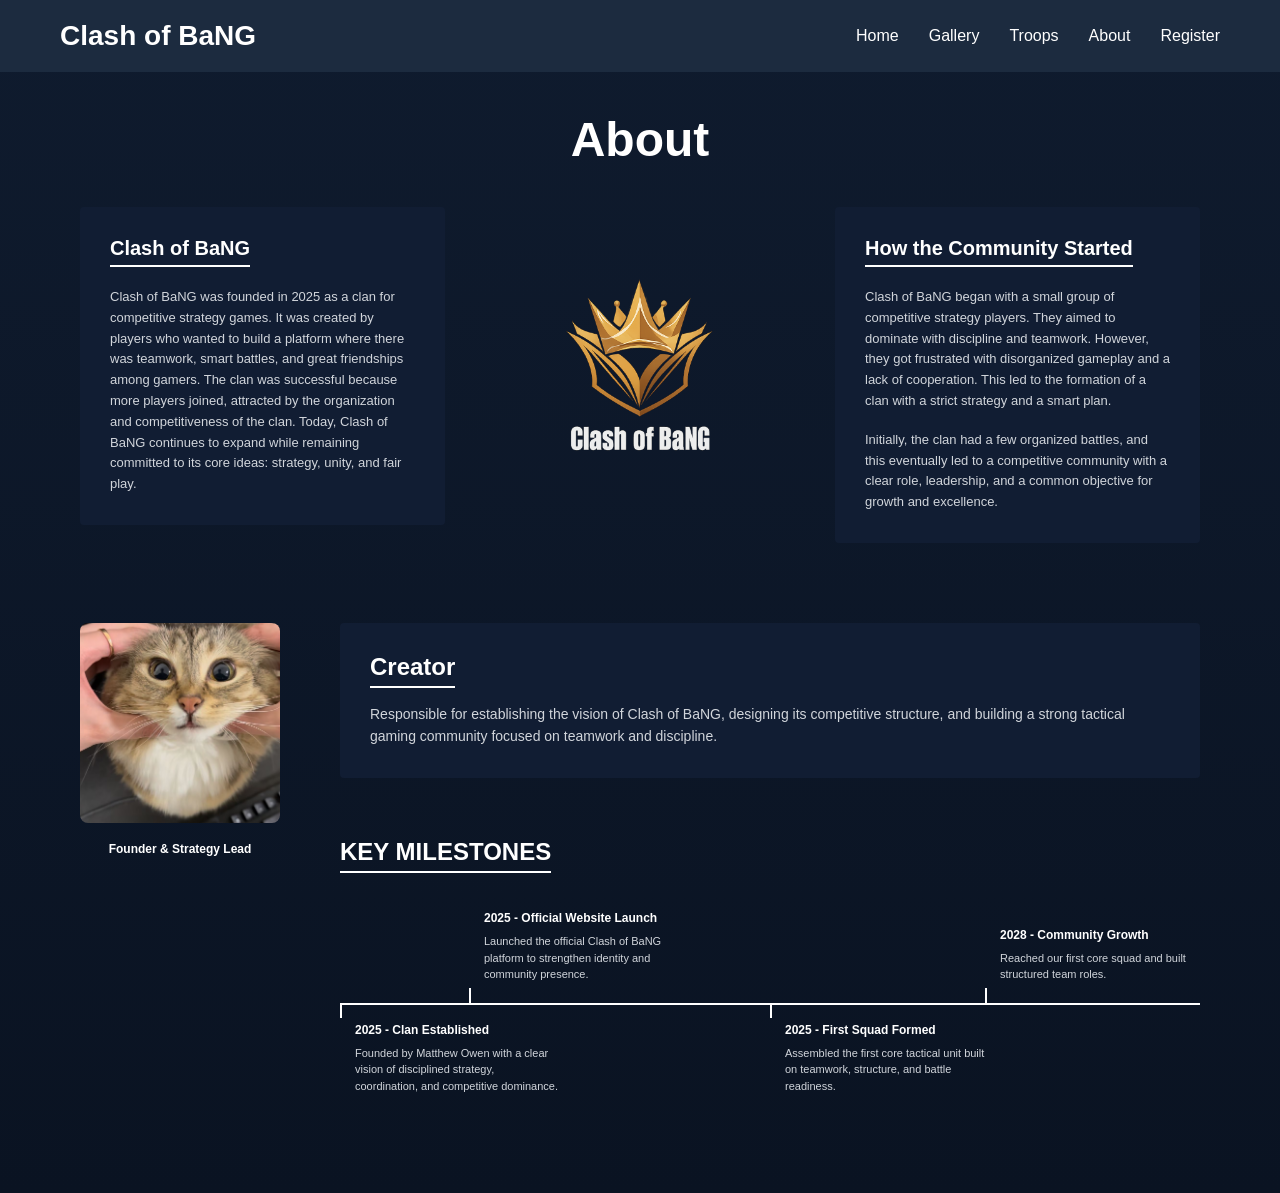
<file: about.html>
<!DOCTYPE html>
<html lang="en">
<head>
    <meta charset="UTF-8">
    <title>About - Clash of BaNG</title>
    <link rel="stylesheet" href="style.css">
</head>
<body>

    <header>
        <nav class="navbar">
            <div class="logo">Clash of BaNG</div>
            <ul class="nav-menu">
                <li><a href="index.html">Home</a></li>
                <li><a href="gallery.html">Gallery</a></li>
                <li><a href="troops.html">Troops</a></li>
                <li><a href="about.html" class="active">About</a></li>
                <li><a href="register.html">Register</a></li>
            </ul>
        </nav>
    </header>

    <h1 class="page-title">About</h1>

    <div class="about-container">
        
        <div class="about-top">
            <div class="about-box">
                <h2>Clash of BaNG</h2>
                <p>Clash of BaNG was founded in 2025 as a clan for competitive strategy games. It was created by players who wanted to build a platform where there was teamwork, smart battles, and great friendships among gamers. The clan was successful because more players joined, attracted by the organization and competitiveness of the clan. Today, Clash of BaNG continues to expand while remaining committed to its core ideas: strategy, unity, and fair play.</p>
            </div>

            <div class="about-logo">
                <img src="Asset/clash of bang trans.png" alt="Clash of BaNG Logo"> 
            </div>

            <div class="about-box">
                <h2>How the Community Started</h2>
                <p>Clash of BaNG began with a small group of competitive strategy players. They aimed to dominate with discipline and teamwork. However, they got frustrated with disorganized gameplay and a lack of cooperation. This led to the formation of a clan with a strict strategy and a smart plan.</p>
                <br>
                <p>Initially, the clan had a few organized battles, and this eventually led to a competitive community with a clear role, leadership, and a common objective for growth and excellence.</p>
            </div>
        </div>

        <div class="about-bottom">
            <div class="creator-profile">
                <img src="Asset/kucing.jpg" alt="Creator Cat">
                <p class="role">Founder & Strategy Lead</p>
            </div>

            <div class="creator-info">
                
                <div class="creator-box">
                    <h2 class="section-title">Creator</h2>
                    <p class="creator-text">Responsible for establishing the vision of Clash of BaNG, designing its competitive structure, and building a strong tactical gaming community focused on teamwork and discipline.</p>
                </div>

                <div class="milestones-section">
                    <h2 class="milestone-title">key milestones</h2>
                    
                    <div class="timeline">
                        <div class="timeline-line"></div>
                        
                        <div class="node top-node" style="left: 15%;">
                            <h4>2025 - Official Website Launch</h4>
                            <p>Launched the official Clash of BaNG platform to strengthen identity and community presence.</p>
                            <div class="vertical-line"></div>
                        </div>
                        
                        <div class="node top-node" style="left: 75%;">
                            <h4>2028 - Community Growth</h4>
                            <p>Reached our first core squad and built structured team roles.</p>
                            <div class="vertical-line"></div>
                        </div>

                        <div class="node bottom-node" style="left: 0%;">
                            <div class="vertical-line"></div>
                            <h4>2025 - Clan Established</h4>
                            <p>Founded by Matthew Owen with a clear vision of disciplined strategy, coordination, and competitive dominance.</p>
                        </div>
                        
                        <div class="node bottom-node" style="left: 50%;">
                            <div class="vertical-line"></div>
                            <h4>2025 - First Squad Formed</h4>
                            <p>Assembled the first core tactical unit built on teamwork, structure, and battle readiness.</p>
                        </div>
                    </div>
                </div>
            </div>
        </div>

</body>
</html>
</file>
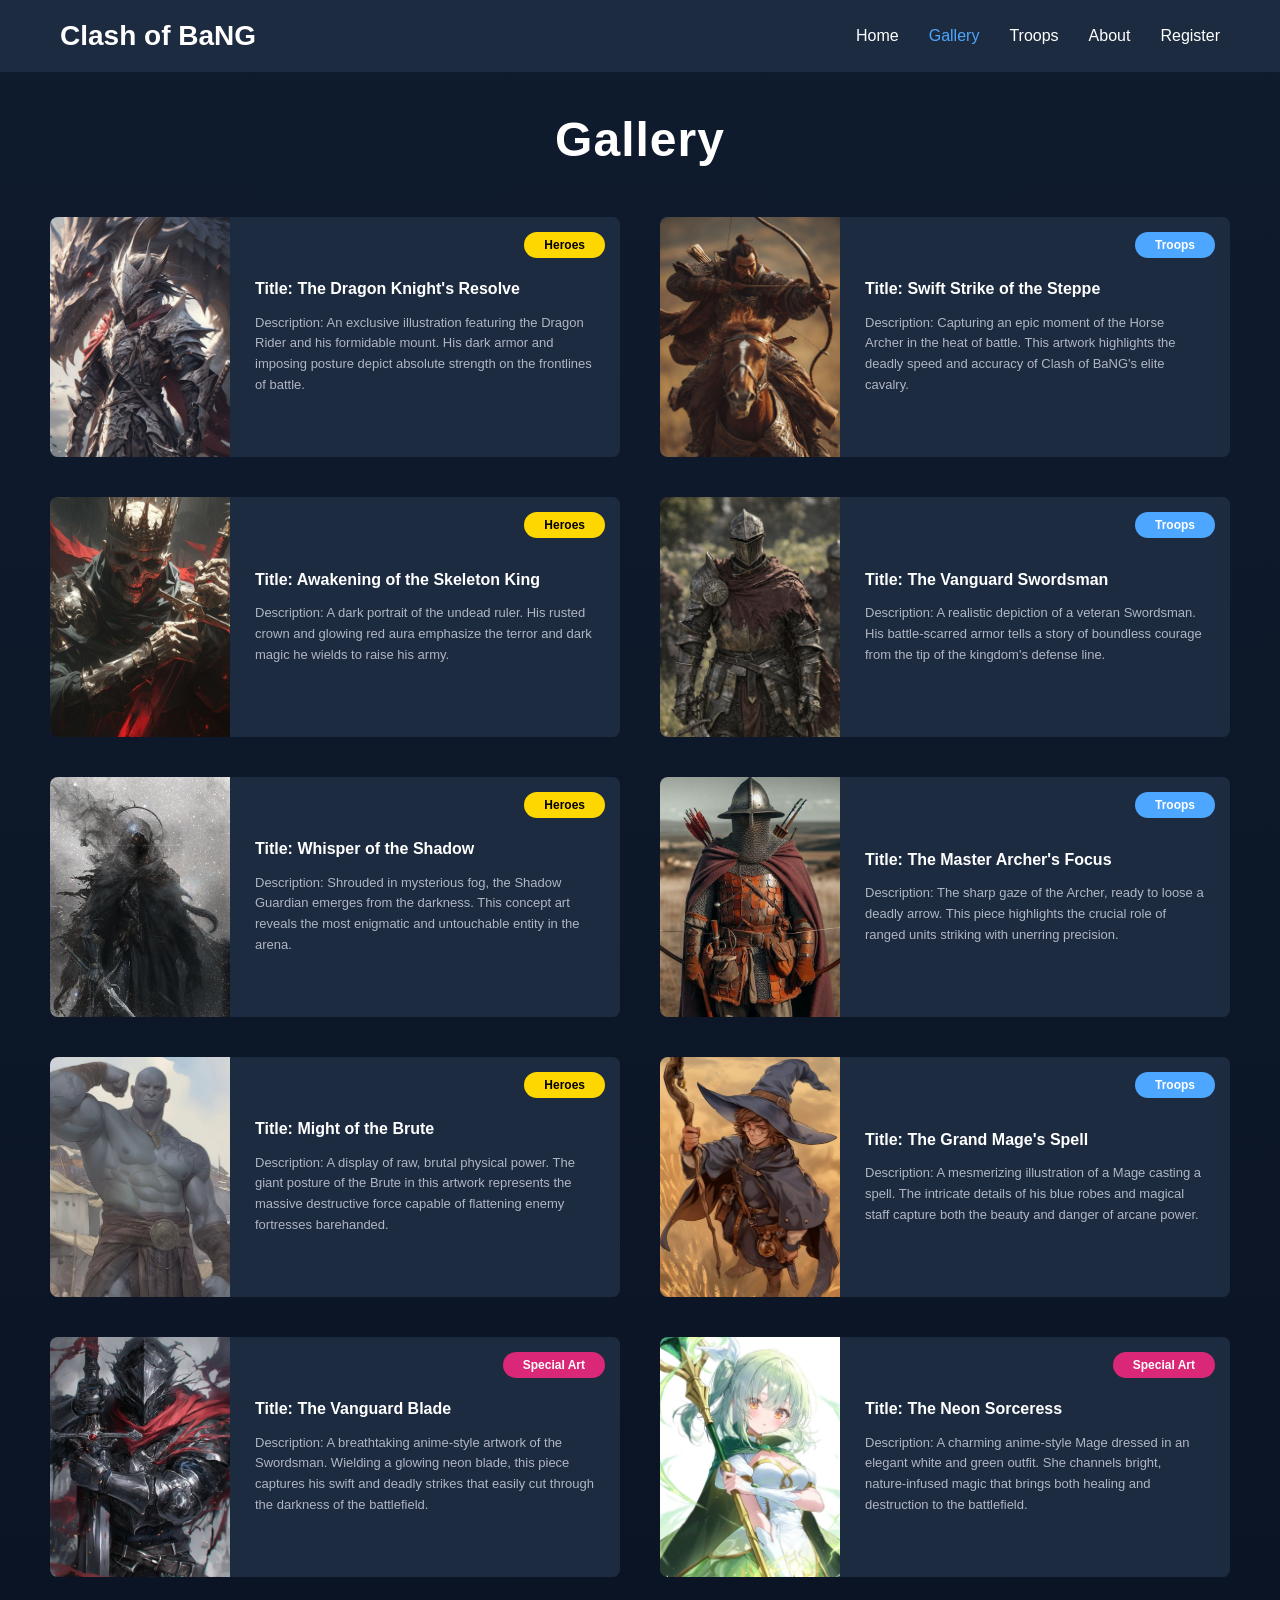
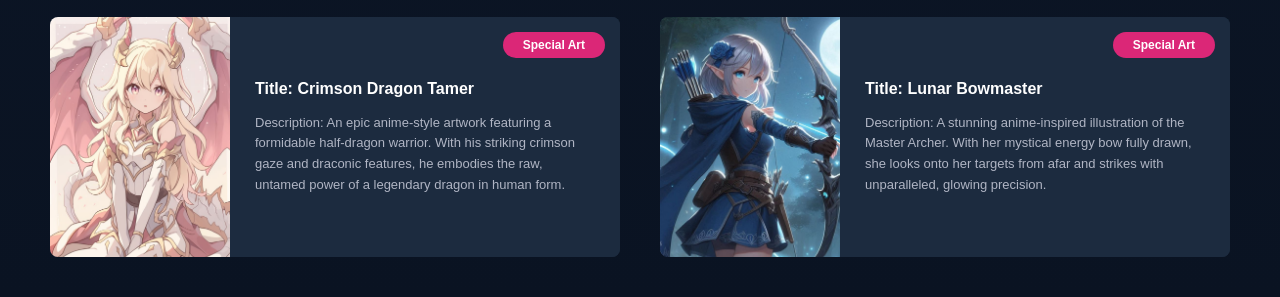
<file: gallery.html>
<!DOCTYPE html>
<html lang="en">
<head>
    <meta charset="UTF-8">
    <meta name="viewport" content="width=device-width, initial-scale=1.0">
    <title>Gallery - Clash of BaNG</title>
    <style>
        * {
            box-sizing: border-box;
            margin: 0;
            padding: 0;
        }

        body {
            font-family: Arial, Helvetica, sans-serif;
            background: linear-gradient(to bottom, #0f1b2e, #0a1322);
            color: #ffffff;
            min-height: 100vh;
        }

        header {
            background-color: #1c2b3f; 
            display: flex;
            justify-content: space-between;
            align-items: center;
            padding: 20px 60px; 
        }

        .logo {
            font-size: 28px; 
            font-weight: bold;
            text-decoration: none;
            color: #ffffff !important; 
        }

        nav ul {
            list-style: none;
            display: flex;
            gap: 30px; 
        }

        nav ul li a {
            text-decoration: none;
            color: #ffffff;
            font-weight: 500; 
            font-size: 16px;
            transition: color 0.2s;
        }

        nav ul li a:hover {
            color: #4da6ff;
        }

        nav ul li a.active {
            color: #4da6ff; 
            font-weight: 500; 
        }

        main {
            padding: 40px 50px;
            max-width: 1400px;
            margin: 0 auto;
        }

        .page-title {
            text-align: center;
            font-size: 48px;
            font-weight: bold;
            margin-bottom: 50px;
            letter-spacing: 1px;
        }

        .gallery-grid {
            display: grid;
            grid-template-columns: repeat(2, 1fr);
            gap: 40px;
        }

        .card {
            display: flex;
            height: 240px; 
            position: relative; 
            background-color: #1c2b3f; 
            border-radius: 8px; 
            overflow: hidden; 
        }

        .card::after {
            content: attr(data-category);
            position: absolute;
            top: 15px;
            right: 15px;
            padding: 6px 20px;
            font-size: 12px;
            font-weight: bold;
            border-radius: 25px;
            text-align: center;
        }

        .card[data-category="Heroes"]::after { 
            background-color: #FFD700; 
            color: #000; 
        }
        .card[data-category="Troops"]::after { 
            background-color: #4da6ff; 
            color: #fff; 
        }
        .card[data-category="Special Art"]::after { 
            background-color: #db2777; 
            color: #fff; 
        }

        .card-image {
            width: 180px; 
            flex-shrink: 0;
        }

        .card-image img {
            width: 100%;
            height: 100%;
            object-fit: cover;
            object-position: top center; 
            display: block;
        }

        .card-content {
            background-color: #1c2b3f; 
            padding: 25px;
            flex-grow: 1;
            display: flex;
            flex-direction: column;
            justify-content: center;
        }

        .card-title {
            font-size: 16px;
            font-weight: bold;
            margin-bottom: 12px;
            line-height: 1.4;
        }

        .card-desc {
            font-size: 13px;
            color: #b0b5c4;
            line-height: 1.6;
        }

        @media (max-width: 992px) {
            .gallery-grid {
                grid-template-columns: 1fr;
            }
        }

        @media (max-width: 768px) {
            header {
                flex-direction: column;
                gap: 15px;
                padding: 20px;
            }
            nav ul {
                flex-direction: column;
                align-items: center;
                gap: 10px;
            }

            .page-title {
                font-size: 36px;
                margin-bottom: 30px;
            }

            .card {
                flex-direction: column;
                height: auto; 
            }
            
            .card-image {
                width: 100%; 
                height: 220px; 
            }

            .card-content {
                padding: 20px;
            }
        }
    </style>
</head>
<body>

    <header>
        <a href="index.html" class="logo">Clash of BaNG</a>
        <nav>
            <ul>
                <li><a href="index.html">Home</a></li>
                <li><a href="gallery.html" class="active">Gallery</a></li>
                <li><a href="troops.html">Troops</a></li>
                <li><a href="about.html">About</a></li>
                <li><a href="register.html">Register</a></li>
            </ul>
        </nav>
    </header>

    <main>
        <h1 class="page-title">Gallery</h1>

        <div class="gallery-grid">
            
            <div class="card" data-category="Heroes">
                <div class="card-image">
                    <img src="Asset/dragon art.jpg" alt="Dragon Knight">
                </div>
                <div class="card-content">
                    <h3 class="card-title">Title: The Dragon Knight's Resolve</h3>
                    <p class="card-desc">Description: An exclusive illustration featuring the Dragon Rider and his formidable mount. His dark armor and imposing posture depict absolute strength on the frontlines of battle.</p>
                </div>
            </div>

            <div class="card" data-category="Troops">
                <div class="card-image">
                    <img src="Asset/horse archer.jpg" alt="Horse Archer">
                </div>
                <div class="card-content">
                    <h3 class="card-title">Title: Swift Strike of the Steppe</h3>
                    <p class="card-desc">Description: Capturing an epic moment of the Horse Archer in the heat of battle. This artwork highlights the deadly speed and accuracy of Clash of BaNG's elite cavalry.</p>
                </div>
            </div>

            <div class="card" data-category="Heroes">
                <div class="card-image">
                    <img src="Asset/undead king.jpg" alt="Skeleton King">
                </div>
                <div class="card-content">
                    <h3 class="card-title">Title: Awakening of the Skeleton King</h3>
                    <p class="card-desc">Description: A dark portrait of the undead ruler. His rusted crown and glowing red aura emphasize the terror and dark magic he wields to raise his army.</p>
                </div>
            </div>

            <div class="card" data-category="Troops">
                <div class="card-image">
                    <img src="Asset/swordmans art.jpg" alt="Vanguard Swordsman">
                </div>
                <div class="card-content">
                    <h3 class="card-title">Title: The Vanguard Swordsman</h3>
                    <p class="card-desc">Description: A realistic depiction of a veteran Swordsman. His battle-scarred armor tells a story of boundless courage from the tip of the kingdom's defense line.</p>
                </div>
            </div>

            <div class="card" data-category="Heroes">
                <div class="card-image">
                    <img src="Asset/shadow guardian.jpg" alt="Shadow Guardian">
                </div>
                <div class="card-content">
                    <h3 class="card-title">Title: Whisper of the Shadow</h3>
                    <p class="card-desc">Description: Shrouded in mysterious fog, the Shadow Guardian emerges from the darkness. This concept art reveals the most enigmatic and untouchable entity in the arena.</p>
                </div>
            </div>

            <div class="card" data-category="Troops">
                <div class="card-image">
                    <img src="Asset/archer art.jpg" alt="Master Archer">
                </div>
                <div class="card-content">
                    <h3 class="card-title">Title: The Master Archer's Focus</h3>
                    <p class="card-desc">Description: The sharp gaze of the Archer, ready to loose a deadly arrow. This piece highlights the crucial role of ranged units striking with unerring precision.</p>
                </div>
            </div>

            <div class="card" data-category="Heroes">
                <div class="card-image">
                    <img src="Asset/giant.jpg" alt="Brute">
                </div>
                <div class="card-content">
                    <h3 class="card-title">Title: Might of the Brute</h3>
                    <p class="card-desc">Description: A display of raw, brutal physical power. The giant posture of the Brute in this artwork represents the massive destructive force capable of flattening enemy fortresses barehanded.</p>
                </div>
            </div>

            <div class="card" data-category="Troops">
                <div class="card-image">
                    <img src="Asset/mage art.jpg" alt="Grand Mage">
                </div>
                <div class="card-content">
                    <h3 class="card-title">Title: The Grand Mage's Spell</h3>
                    <p class="card-desc">Description: A mesmerizing illustration of a Mage casting a spell. The intricate details of his blue robes and magical staff capture both the beauty and danger of arcane power.</p>
                </div>
            </div>

            <div class="card" data-category="Special Art">
                <div class="card-image">
                    <img src="Asset/The Vanguard Blade.jpg" alt="The Vanguard Blade">
                </div>
                <div class="card-content">
                    <h3 class="card-title">Title: The Vanguard Blade</h3>
                    <p class="card-desc">Description: A breathtaking anime-style artwork of the Swordsman. Wielding a glowing neon blade, this piece captures his swift and deadly strikes that easily cut through the darkness of the battlefield.</p>
                </div>
            </div>

            <div class="card" data-category="Special Art">
                <div class="card-image">
                    <img src="Asset/neon_sorceress.jpg" alt="The Neon Sorceress">
                </div>
                <div class="card-content">
                    <h3 class="card-title">Title: The Neon Sorceress</h3>
                    <p class="card-desc">Description: A charming anime-style Mage dressed in an elegant white and green outfit. She channels bright, nature-infused magic that brings both healing and destruction to the battlefield.</p>
                </div>
            </div>

            <div class="card" data-category="Special Art">
                <div class="card-image">
                    <img src="Asset/Crimson Dragon Tamer.jpg" alt="Crimson Dragon Tamer">
                </div>
                <div class="card-content">
                    <h3 class="card-title">Title: Crimson Dragon Tamer</h3>
                    <p class="card-desc">Description: An epic anime-style artwork featuring a formidable half-dragon warrior. With his striking crimson gaze and draconic features, he embodies the raw, untamed power of a legendary dragon in human form.</p>
                </div>
            </div>

            <div class="card" data-category="Special Art">
                <div class="card-image">
                    <img src="Asset/Lunar Bowmaster.jpg" alt="Lunar Bowmaster">
                </div>
                <div class="card-content">
                    <h3 class="card-title">Title: Lunar Bowmaster</h3>
                    <p class="card-desc">Description: A stunning anime-inspired illustration of the Master Archer. With her mystical energy bow fully drawn, she looks onto her targets from afar and strikes with unparalleled, glowing precision.</p>
                </div>
            </div>

        </div>
    </main>

</body>
</html>
</file>
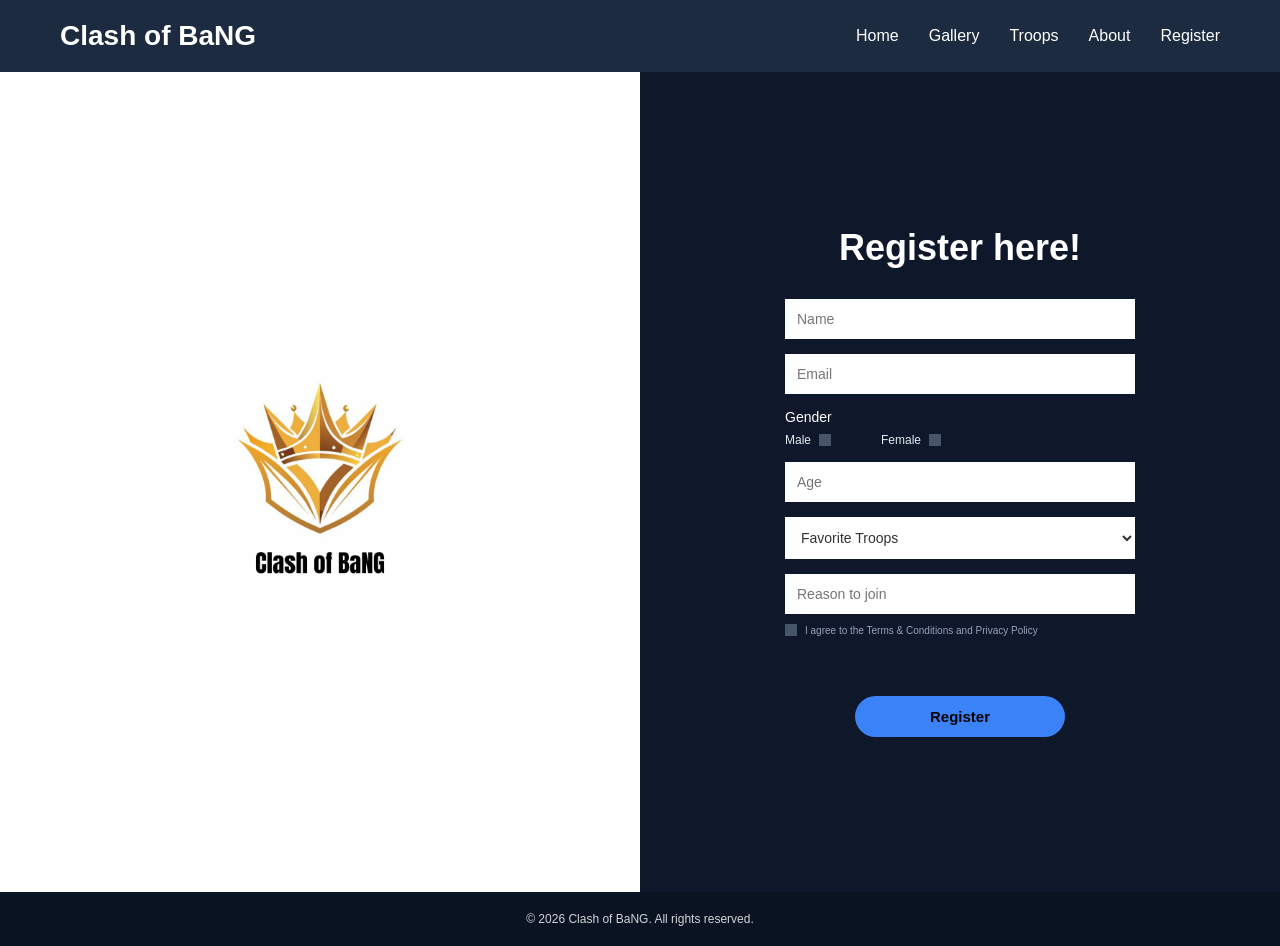
<file: register.html>
<!DOCTYPE html>
<html lang="en">
<head>
    <meta charset="UTF-8">
    <meta name="viewport" content="width=device-width, initial-scale=1.0">
    <title>Register - Clash of BaNG</title>
    <link rel="stylesheet" href="style.css">
</head>

<body>

<header>
    <nav class="navbar">
        <div class="logo">Clash of BaNG</div>
        <ul class="nav-menu">
            <li><a href="index.html">Home</a></li>
            <li><a href="gallery.html">Gallery</a></li>
            <li><a href="troops.html">Troops</a></li>
            <li><a href="about.html">About</a></li>
            <li><a href="register.html" class="active">Register</a></li>
        </ul>
    </nav>
</header>

<div class="register-container">
    <div class="register-left">
        <div class="logo-box">
            <img src="Asset/Clash of Bang.png" alt="Logo">
        </div>
    </div>
    <div class="register-right">
        <h1>Register here!</h1>
        <form id="registerForm">
            <input type="text" id="name" placeholder="Name">
            <input type="email" id="email" placeholder="Email">
            <div class="gender-section">
                <span class="gender-title">Gender</span>
                <div class="gender-options">
                    <label>Male <input type="radio" name="gender" id="male" value="Male" class="custom-box"></label>
                    <label>Female <input type="radio" name="gender" id="female" value="Female" class="custom-box"></label>
                </div>
            </div>

            <input type="number" id="age" placeholder="Age">

            <select id="troops">
                <option value="" disabled selected hidden>Favorite Troops</option>
                <option value="Dragon Rider">Dragon Rider</option>
                <option value="Horse Archer">Horse Archer</option>
                <option value="Skeleton King">Skeleton King</option>
                <option value="Swordsman">Swordsman</option>
                <option value="Shadow Guardian">Shadow Guardian</option>
                <option value="Archer">Archer</option>
                <option value="Brute">Brute</option>
                <option value="Mage">Mage</option>
            </select>

            <input type="text" id="reason" placeholder="Reason to join">

            <div class="terms-section">
                <input type="checkbox" id="terms" class="custom-box">
                <label for="terms">I agree to the Terms & Conditions and Privacy Policy</label>
            </div>

            <p id="error-message" style="color: #ff4d4d; font-size: 13px; text-align: center; margin-top: 10px;"></p>

            <button type="submit">Register</button>
        </form>
    </div>
</div>

<footer style="text-align: center; padding: 20px; background: #0a1322; color: #d1d5db; font-size: 12px;">
    &copy; 2026 Clash of BaNG. All rights reserved.
</footer>
<script src="script.js"></script>
</body>
</html>
</file>
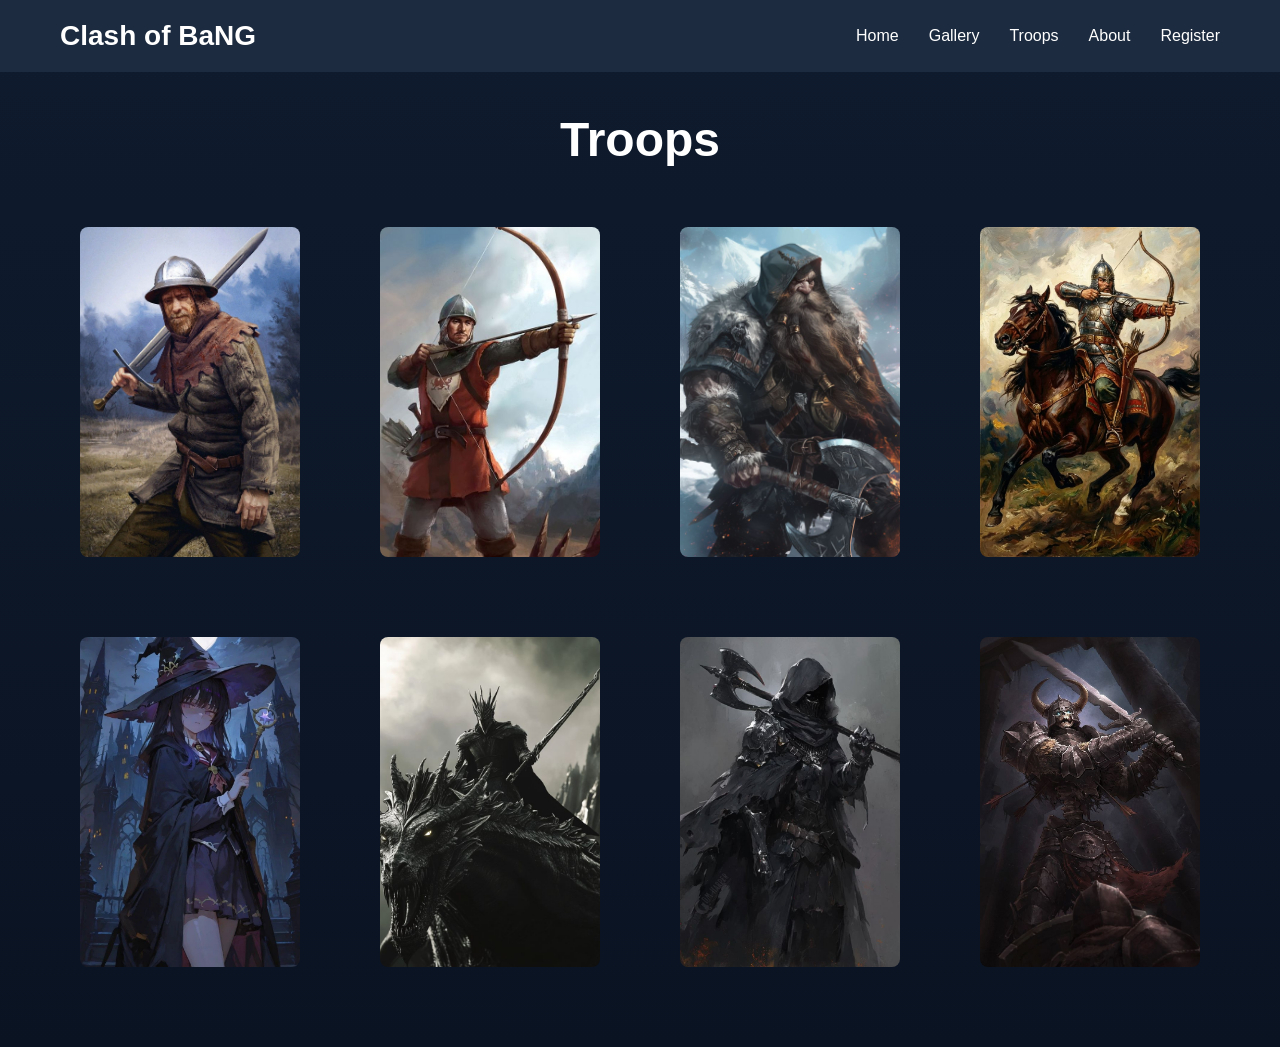
<file: troops.html>
<!DOCTYPE html>
<html lang="en">

<head>
<meta charset="UTF-8">
<meta name="viewport" content="width=device-width, initial-scale=1.0">
<title>Troops - Clash of BaNG</title>
<link rel="stylesheet" href="style.css">
</head>
<body>

<header>
<nav class="navbar">
<div class="logo">Clash of BaNG</div>

<ul class="nav-menu">
<li><a href="index.html">Home</a></li>
<li><a href="gallery.html">Gallery</a></li>
<li><a href="troops.html" class="active">Troops</a></li>
<li><a href="about.html">About</a></li>
<li><a href="register.html">Register</a></li>
</ul>
</nav>
</header>

<h1 class="troops-title">Troops</h1>
<div class="troops-grid">
<div class="troop-card">
<img src="Asset/Swordman.jpg" alt="Swordsman">

<div class="troop-info">
<h3>Swordsman</h3>

<p>HP: 120</p>
<p>DPS: 30</p>
<p>Damage Type: Physical</p>
<p>Range: Melee</p>
<p>Target: Ground</p>
<p class="desc-title">Description:</p>
<p class="desc-text">
A fearless frontline warrior who charges directly into battle with brute strength.
</p>
</div>
</div>


<div class="troop-card">
<img src="Asset/Archer.jpg" alt="Archer">
<div class="troop-info">
<h3>Archer</h3>
<p>HP: 80</p>
<p>DPS: 40</p>
<p>Damage Type: Blunt</p>
<p>Range: Melee</p>
<p>Target: Ground</p>
<p class="desc-title">Description:</p>
<p class="desc-text">
A skilled ranged fighter who attacks enemies from a safe distance with deadly accuracy.
</p>
</div>
</div>

<div class="troop-card">
<img src="Asset/Brute.jpg" alt="Brute">
<div class="troop-info">
<h3>Brute</h3>
<p>HP: 700</p>
<p>DPS: 40</p>
<p>Damage Type: Blunt</p>
<p>Range: Long</p>
<p>Target: Ground</p>
<p class="desc-title">Description:</p>
<p class="desc-text">
A massive frontline unit with tremendous durability, capable of absorbing heavy damage for the team.
</p>
</div>
</div>

<div class="troop-card">
<img src="Asset/Horse Guard.jpg" alt="Horse Archer">
<div class="troop-info">
<h3>Horse Archer</h3>
<p>HP: 120</p>
<p>DPS: 60</p>
<p>Range: 5 tiles</p>
<p>Speed: Very Fast</p>
<p>Damage Type: Piercing</p>
<p class="desc-title">Description:</p>
<p class="desc-text">
A swift mounted archer capable of striking enemies quickly while maintaining distance.
</p>
</div>
</div>

<div class="troop-card">
<img src="Asset/Mage.jpg" alt="Mage">
<div class="troop-info">
<h3>Mage</h3>
<p>HP: 450</p>
<p>DPS: 75</p>
<p>Range: 5 tiles</p>
<p>Damage Type: Magic (Area)</p>
<p>Target: Ground & Air</p>
<p class="desc-title">Description:</p>
<p class="desc-text">
A powerful spellcaster who unleashes destructive magic capable of damaging multiple enemies at once.
</p>
</div>
</div>

<div class="troop-card">
<img src="Asset/dragon rider.jpg" alt="Dragon Rider">
<div class="troop-info">
<h3>Dragon Rider</h3>
<p>HP: 2100</p>
<p>DPS: 175</p>
<p>Damage Type: Blunt</p>
<p>Target: Ground & Air</p>
<p>Speed: Slow</p>
<p class="desc-title">Description:</p>
<p class="desc-text">
A massive frontline unit with tremendous durability, capable of absorbing heavy damage for the team.
</p>
</div>
</div>

<div class="troop-card">
<img src="Asset/dark paladin.jpg" alt="Shadow Guardian">
<div class="troop-info">
<h3>Shadow Guardian</h3>
<p>HP: 2800</p>
<p>DPS: 280</p>
<p>Speed: Slow</p>
<p>Range: Melee</p>
<p>Damage Type: Dark</p>
<p class="desc-title">Description:</p>
<p class="desc-text">
An elite warrior forged in darkness, capable of absorbing immense damage while protecting allied troops.
</p>
</div>
</div>

<div class="troop-card skeleton-king-card">
    <img src="Asset/skelaton king.jpg" alt="Skeleton King" class="king-img">
    <img src="Asset/skelaton guard.jpg" alt="Skeleton Guard" class="guard-img">
    <div class="troop-info main-stats">
        <h3>Skeleton King</h3>
        <p>HP: 3500</p>
        <p>DPS: 275</p>
        <p>Range: Melee</p>
        <p>Speed: Medium</p>
        <div class="guard-trigger" style="margin: 10px 0; padding: 5px; background: rgba(255, 255, 255, 0.1); border-radius: 4px; text-align: center; cursor: help;">
            <p style="color: #ffcc00; font-weight: bold;">Summons 5 Guards</p>
            <p style="font-size: 10px;">(Hover here for Guard Stats)</p>
        </div>
        <p class="desc-title">Description:</p>
        <p class="desc-text">A feared king of the dead who summons his guards to crush all who stand before him.</p>
    </div>

    <div class="troop-info guard-stats">
        <h3>Skeleton Guard</h3>
        <p>HP: 90</p>
        <p>DPS: 15</p>
        <p>Range: Melee</p>
        <p>Speed: Medium</p>
        <br>
        <p class="desc-title">Description:</p>
        <p class="desc-text">Elite undead guards summoned by the Skeleton King to fight in battle.</p>
    </div>
</div>

</div>
<script src="script.js"></script>
</body>
</html>
</file>
<file: style.css>
* {
    margin: 0;
    padding: 0;
    box-sizing: border-box;
    font-family: Arial, Helvetica, sans-serif;
}

body {
    background: linear-gradient(to bottom, #0f1b2e, #0a1322);
    color: white;
    min-height: 100vh;
}

.navbar {
    display: flex;
    justify-content: space-between;
    align-items: center;
    padding: 20px 60px;
    background: #1c2b3f;
}

.logo {
    font-size: 28px;
    font-weight: bold;
}

.nav-menu {
    list-style: none;
    display: flex;
    gap: 30px;
}

.nav-menu a {
    text-decoration: none;
    color: white;
    font-weight: 500;
}

.nav-menu a:hover {
    color: #4da6ff;
}

.top-section {
    display: flex;
    justify-content: space-between;
    align-items: flex-start;
    padding: 60px;
    gap: 40px;
}

h2 {
    margin-bottom: 20px;
    border-bottom: 2px solid white;
    display: inline-block;
    padding-bottom: 5px;
}

.updates, .popular-troops {
    width: 45%;
}

.update-card {
    background: #1c2b3f;
    padding: 15px;
    border-radius: 6px;
    margin-bottom: 15px;
}

.update-card h3 {
    font-size: 16px;
    margin-bottom: 5px;
}

.troop-list {
    display: grid;
    grid-template-columns: repeat(3, 1fr);
    gap: 30px;
    margin-top: 20px;
}

.troop-list .troop-card {
    display: flex;
    flex-direction: column;
}

.troop-list .troop-card img {
    width: 100%;
    height: 280px; 
    object-fit: cover;
    border-radius: 8px;
    display: block;
}

.troop-list .troop-card p {
    margin-top: 10px;
    font-size: 16px;
    font-weight: bold;
    color: white;
    text-align: center;
}

.brief-section {
    padding: 40px 60px 80px 60px;
    text-align: center;
}

.brief-box {
    background: #1c2b3f;
    padding: 30px;
    border-radius: 8px;
    max-width: 800px;
    margin: 20px auto 0 auto;
    text-align: left;
}

.register-container {
    display: flex;
    width: 100%;
    min-height: calc(100vh - 80px);
}

.register-left {
    width: 50%;
    background: #ffffff;
    display: flex;
    flex-direction: column;
    justify-content: center;
    align-items: center;
    text-align: center;
}

.register-left img {
    width: 450px;
    max-width: 80%;
}

.register-left h2 {
    font-size: 32px;
    color: black;
    font-weight: 900;
}

.register-right {
    width: 50%;
    background: #0f172a;
    display: flex;
    flex-direction: column;
    justify-content: center;
    align-items: center;
    padding: 50px;
}

.register-right h1 {
    font-size: 36px;
    color: white;
    margin-bottom: 30px;
    text-align: center;
}

form {
    display: flex;
    flex-direction: column;
    gap: 15px;
    width: 100%;
    max-width: 350px;
}

input[type="text"], input[type="email"], input[type="number"], select {
    padding: 12px;
    border: none;
    border-radius: 0;
    font-size: 14px;
    background: white;
    width: 100%;
    color: #333;
}

.gender-section {
    display: flex;
    flex-direction: column;
    gap: 8px;
    color: white;
}

.gender-title {
    font-size: 14px;
}

.gender-options {
    display: flex;
    gap: 50px;
}

.gender-options label {
    display: flex;
    align-items: center;
    gap: 8px;
    font-size: 12px;
    color: #e2e8f0;
    cursor: pointer;
}

.custom-box {
    appearance: none;
    -webkit-appearance: none;
    width: 12px;
    height: 12px;
    background-color: #475569;
    border-radius: 0;
    cursor: pointer;
}

.custom-box:checked {
    background-color: #3b82f6;
}

.terms-section {
    display: flex;
    align-items: center;
    gap: 8px;
    margin-top: -5px;
}

.terms-section label {
    color: #94a3b8;
    font-size: 10px;
    cursor: pointer;
}

button {
    margin: 20px auto 0;
    padding: 12px 0;
    width: 60%;
    background: #3b82f6;
    border: none;
    border-radius: 30px;
    color: #000000;
    font-size: 15px;
    font-weight: bold;
    cursor: pointer;
    transition: 0.2s;
}

button:hover {
    background: #2563eb;
}

.troops-title {
    text-align: center;
    font-size: 48px;
    margin-top: 40px;
    margin-bottom: 40px;
}

.troops-grid {
    display: grid;
    grid-template-columns: repeat(4, 220px);
    gap: 80px;
    justify-content: center;
    padding: 20px 0 80px 0;
}

.troops-grid .troop-card {
    position: relative;
    width: 100%;
    border-radius: 8px;
    overflow: hidden;
    transition: transform 0.3s ease, box-shadow 0.3s ease;
    cursor: pointer;
}

.troops-grid .troop-card:hover {
    transform: translateY(-8px);
    box-shadow: 0 15px 30px rgba(255, 255, 255, 0.2);
}

.troops-grid .troop-card img {
    width: 100%;
    height: 330px;
    object-fit: cover;
    display: block;
}

.troops-grid .troop-info {
    position: absolute;
    top: 0;
    left: 0;
    width: 100%;
    height: 100%;
    background: rgba(0, 0, 0, 0.85);
    color: white;
    padding: 15px 20px;
    font-size: 12px;
    line-height: 1.3;
    display: flex;
    flex-direction: column;
    justify-content: center;
    opacity: 0;
    transition: 0.3s ease;
    pointer-events: none;
    z-index: 2;
}

.troops-grid .troop-info h3 { text-align: center; font-size: 18px; margin-bottom: 10px; }
.troops-grid .troop-info p { margin-bottom: 2px; }
.troops-grid .troop-info .desc-title { margin-top: 8px; font-weight: bold; }

.troops-grid .troop-card:not(.skeleton-king-card):hover .troop-info {
    opacity: 1;
}

.troops-grid .skeleton-king-card.active .main-stats {
    opacity: 1;
    pointer-events: auto;
}

.skeleton-king-card .guard-img {
    position: absolute;
    top: 0;
    left: 0;
    width: 100%;
    height: 330px;
    object-fit: cover;
    opacity: 0;
    transition: opacity 0.3s ease;
    z-index: 1;
}

.skeleton-king-card.show-guard .guard-img,
.skeleton-king-card.show-guard .guard-stats {
    opacity: 1;
}

.skeleton-king-card.show-guard .main-stats {
    opacity: 0 !important;
    pointer-events: none;
}

.page-title {
    text-align: center;
    font-size: 48px;
    margin-top: 40px;
    margin-bottom: 40px;
}

.about-container {
    max-width: 1200px;
    margin: 0 auto;
    padding: 0 40px 100px 40px;
}

.about-top {
    display: flex;
    justify-content: space-between;
    align-items: flex-start;
    gap: 20px;
    margin-bottom: 80px;
}

.about-box {
    flex: 1;
    background: #111d33;
    padding: 30px;
    border-radius: 4px;
    min-height: 250px;
}

.about-box h2 {
    font-size: 20px;
    border-bottom: 2px solid white;
    display: inline-block;
    padding-bottom: 5px;
    margin-bottom: 20px;
    color: white;
}

.about-box p {
    font-size: 13px;
    line-height: 1.6;
    color: #d1d5db;
}

.about-logo {
    flex: 0 0 350px;
    display: flex;
    justify-content: center;
    align-items: center;
}

.about-logo img {
    width: 100%;
    max-width: 320px;
    object-fit: contain;
}

.about-bottom {
    display: flex;
    gap: 60px;
    align-items: flex-start;
}

.creator-profile {
    width: 200px;
    text-align: center;
}

.creator-profile img {
    width: 200px;
    height: 200px;
    border-radius: 8px;
    object-fit: cover;
    margin-bottom: 15px;
}

.creator-profile .role {
    font-size: 12px;
    font-weight: bold;
    color: white;
}

.creator-info {
    flex: 1;
    display: flex;
    flex-direction: column;
    gap: 60px;
}

.creator-box {
    background: #111d33;
    padding: 30px;
    border-radius: 4px;
    height: auto;
}

.section-title {
    font-size: 24px;
    border-bottom: 2px solid white;
    display: inline-block;
    padding-bottom: 5px;
    margin-bottom: 15px;
    color: white;
    text-transform: capitalize;
}

.creator-text {
    font-size: 14px;
    line-height: 1.6;
    color: #d1d5db;
    margin: 0;
}

.milestones-section {
    width: 100%;
}

.milestone-title {
    text-align: center;
    font-size: 24px;
    color: white;
    margin-bottom: 40px;
    text-transform: uppercase;
}

.timeline {
    position: relative;
    width: 100%;
    height: 180px;
}

.timeline-line {
    position: absolute;
    top: 50%;
    left: 0;
    width: 100%;
    height: 2px;
    background-color: white;
    z-index: 1;
}

.node {
    position: absolute;
    width: 220px;
    z-index: 2;
}

.node h4 {
    font-size: 12px;
    font-weight: bold;
    color: white;
    margin-bottom: 8px;
    padding-left: 15px;
}

.node p {
    font-size: 11px;
    color: #d1d5db;
    line-height: 1.5;
    padding-left: 15px;
    margin: 0;
}

.top-node {
    bottom: 50%;
    padding-bottom: 20px;
}

.top-node .vertical-line {
    position: absolute;
    bottom: 0;
    left: 0;
    width: 2px;
    height: 15px;
    background-color: white;
}

.bottom-node {
    top: 50%;
    padding-top: 20px;
}

.bottom-node .vertical-line {
    position: absolute;
    top: 0;
    left: 0;
    width: 2px;
    height: 15px;
    background-color: white;
}

.gallery-page {
    background-color: #0c1524;
    color: white;
}

.gallery-container {
    max-width: 1200px;
    margin: 0 auto;
    padding: 0 40px 100px 40px;
}

.gallery-grid {
    display: grid;
    grid-template-columns: repeat(3, 1fr);
    gap: 40px;
}

.gallery-card {
    background-color: #111d33;
    border-radius: 8px;
    overflow: hidden;
    transition: transform 0.3s ease;
}

.gallery-card:hover {
    transform: translateY(-5px);
}

.gallery-card img {
    width: 100%;
    height: 220px;
    object-fit: cover;
    display: block;
}

.gallery-info {
    padding: 25px;
}

.gallery-info h3 {
    font-size: 22px;
    color: white;
    margin-bottom: 12px;
}

.gallery-info p {
    font-size: 14px;
    line-height: 1.6;
    color: #d1d5db;
}

@media (max-width: 768px) {
    html, body {
        overflow-x: hidden;
        width: 100%;
        max-width: 100vw;
    }

    .register-container, .top-section, .about-top, .about-bottom {
        flex-direction: column;
        align-items: center;
    }

    .register-left, .register-right, .updates, .popular-troops, .about-box, .creator-info {
        width: 100%;
    }

    .register-right, .top-section, .brief-section, .about-container, .gallery-container {
        padding: 30px 20px;
    }

    .nav-menu {
        display: flex;
        flex-direction: column;
        gap: 10px;
        text-align: center;
        margin-top: 20px;
    }
    
    .navbar {
        flex-direction: column;
        padding: 20px;
    }

    .register-left img, .about-logo img {
        max-width: 100%;
        height: auto;
    }

    .gender-options {
        gap: 20px;
        flex-wrap: wrap;
        justify-content: center;
    }

    .timeline {
        display: none; 
    }

    .brief-box {
        padding: 20px 15px; 
        text-align: center; 
        width: 100%;
    }

    .troop-list {
        display: flex;
        flex-direction: column;
        align-items: center;
        gap: 20px;
    }

    .troop-list .troop-card {
        width: 100%;
    }

    .troop-list .troop-card img {
    width: 100%;
    aspect-ratio: 4 / 5;
    object-fit: cover;
    border-radius: 8px;
    display: block;
}

    .troops-grid, .gallery-grid {
        grid-template-columns: repeat(1, 1fr); 
        gap: 30px;
    }

    .troops-grid .troop-card {
        display: flex;
        flex-direction: column;
        align-items: center;
        text-align: center;
        width: 100%;
    }

    .troops-grid .troop-card img {
        width: 100%;
        height: auto;
        max-height: 350px;
        object-fit: cover;
    }

    .troops-grid .troop-info {
        position: relative; 
        opacity: 1; 
        height: auto;
        background: #111d33; 
        pointer-events: auto;
        padding: 20px;
    }

    .skeleton-king-card .guard-img {
        display: none;
    }
}
</file>
